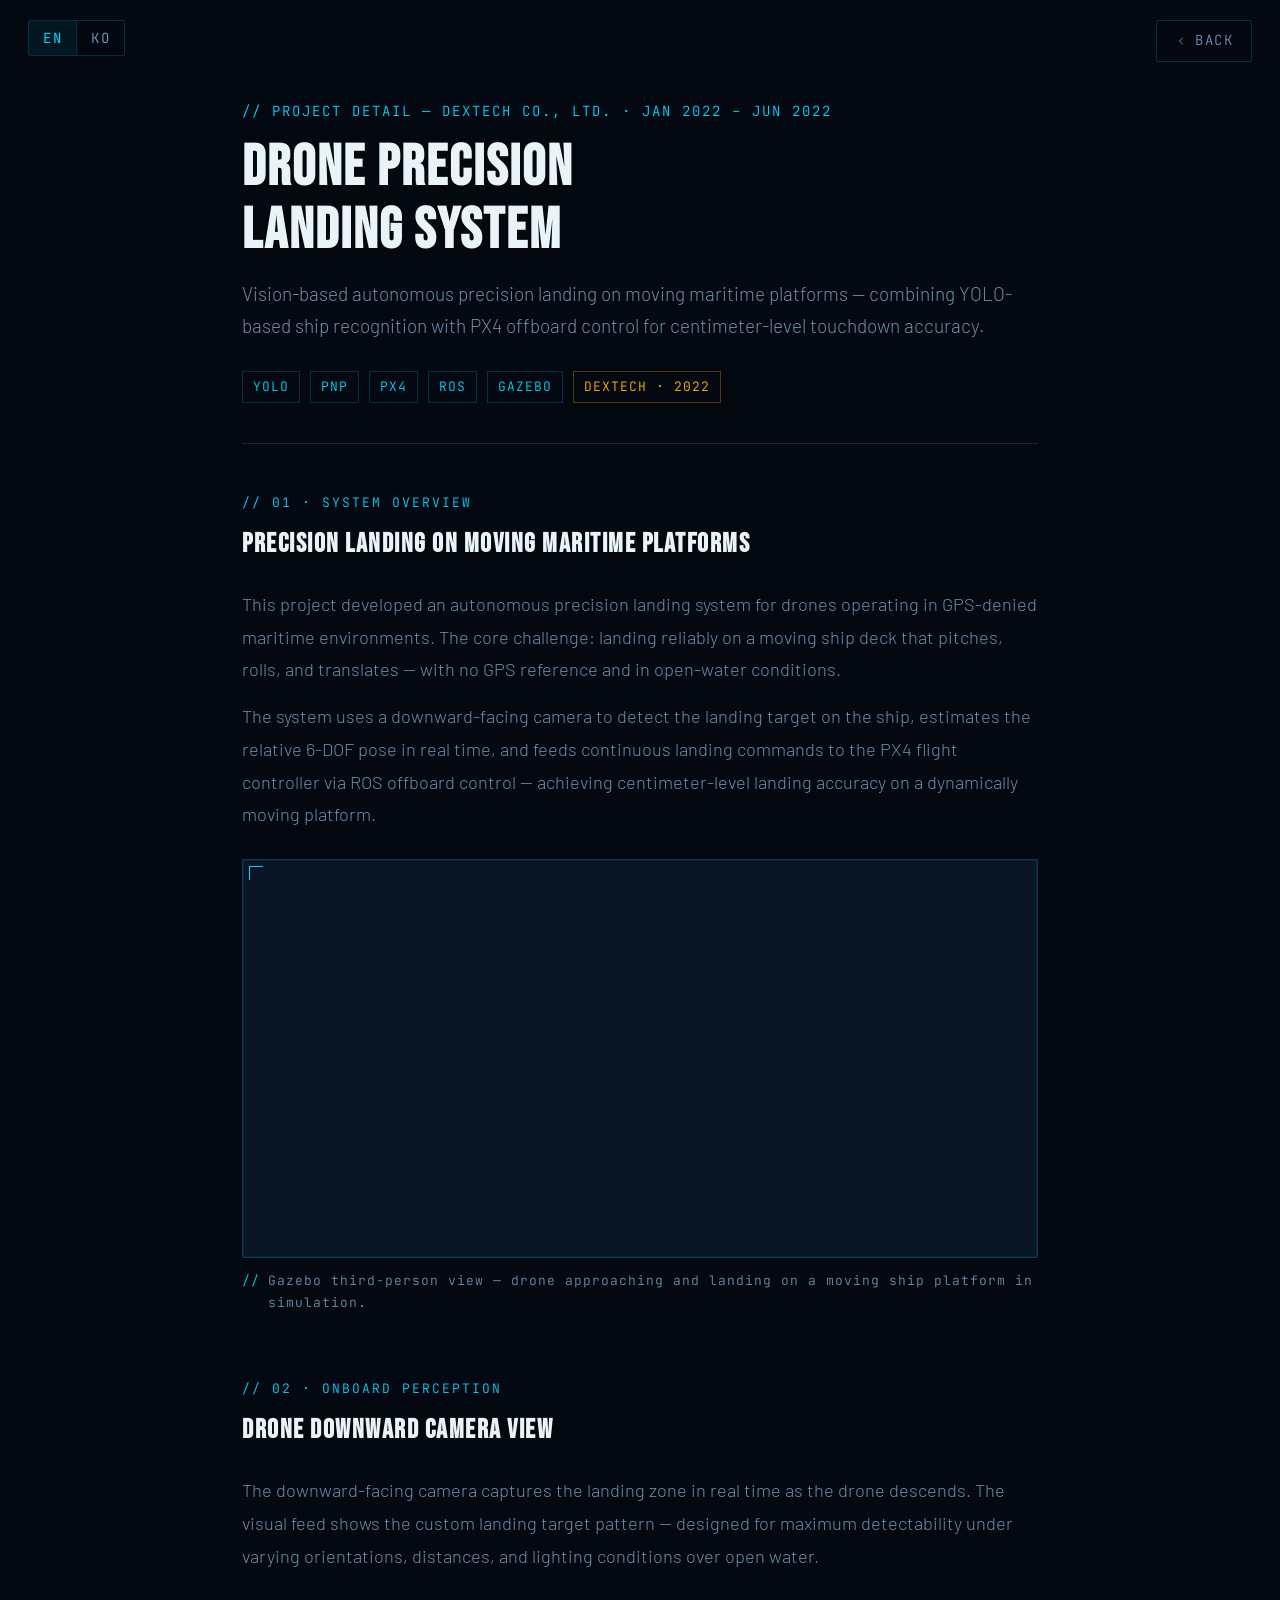
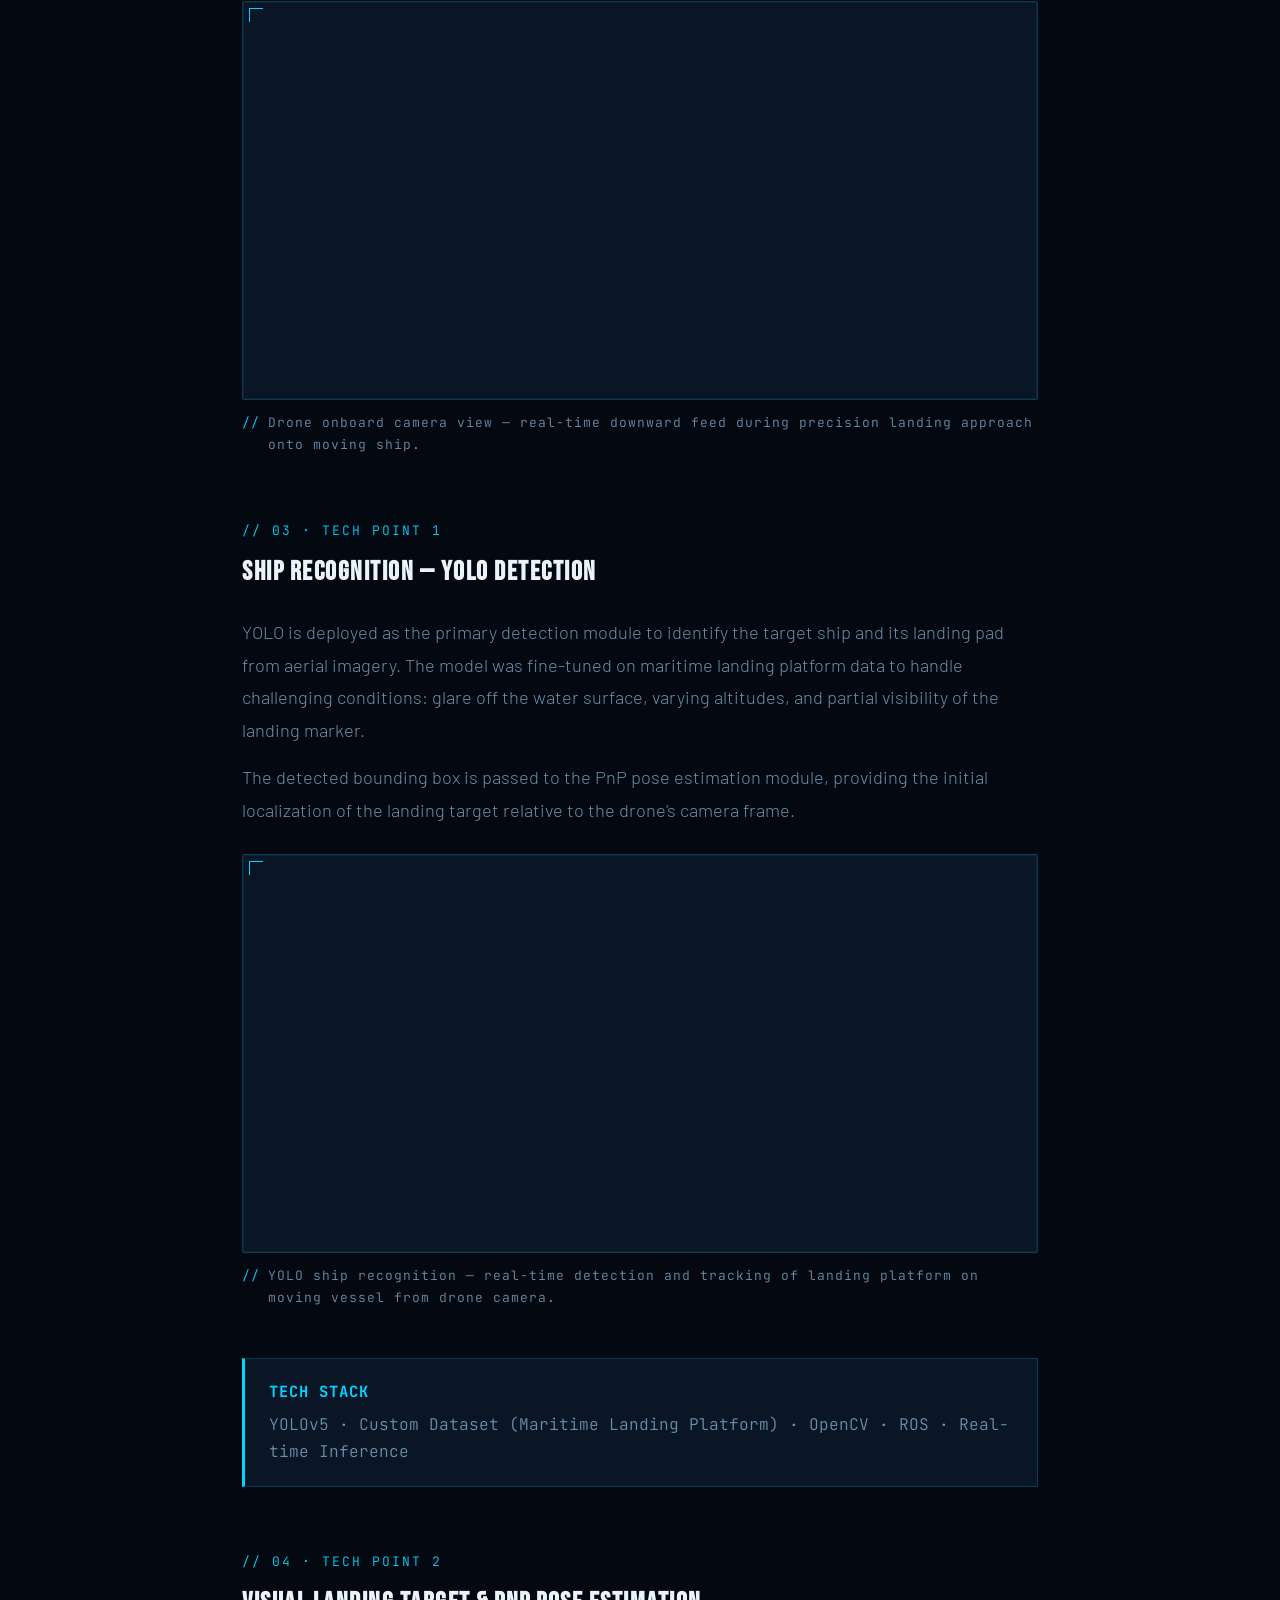
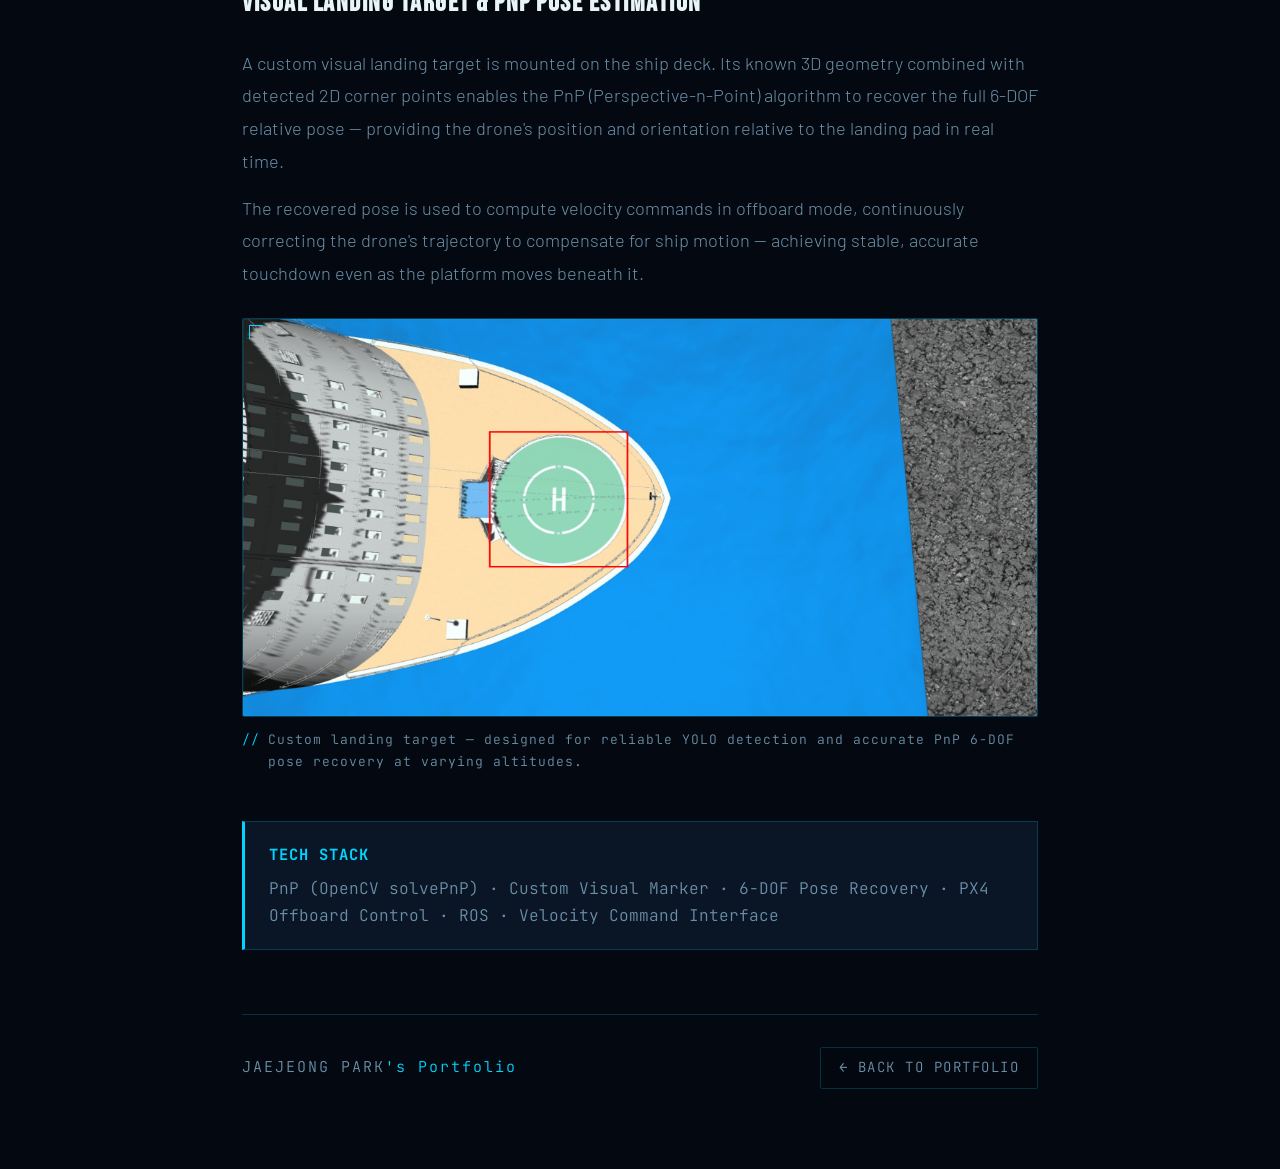
<file: projects/precision-landing.html>
<!DOCTYPE html>
<html lang="en">
<head>
  <meta charset="UTF-8" />
  <meta name="viewport" content="width=device-width, initial-scale=1.0" />
  <meta name="description" content="Drone Precision Landing — Jaejeong Park Project Detail" />
  <title>Drone Precision Landing — Jaejeong Park</title>

  <!-- Fonts -->
  <link rel="preconnect" href="https://fonts.googleapis.com" />
  <link rel="preconnect" href="https://fonts.gstatic.com" crossorigin />
  <link href="https://fonts.googleapis.com/css2?family=Bebas+Neue&family=JetBrains+Mono:ital,wght@0,300;0,400;0,500;0,600;0,700;1,300&family=Barlow:ital,wght@0,300;0,400;0,500;0,600;1,300;1,400&display=swap" rel="stylesheet" />

  <style>
    /* ── Variables ───────────────────────────────────────── */
    :root {
      --bg-primary:    #040810;
      --bg-secondary:  #070e1a;
      --bg-card:       #0a1525;
      --cyan:          #00D4FF;
      --amber:         #FFB300;
      --green:         #00FF88;
      --text-primary:  #E8F4F8;
      --text-secondary:#6B8FA8;
      --border:        rgba(0, 212, 255, 0.2);
      --border-hover:  rgba(0, 212, 255, 0.5);
      --font-display:  'Bebas Neue', sans-serif;
      --font-mono:     'JetBrains Mono', monospace;
      --font-body:     'Barlow', sans-serif;
      --transition:    0.3s ease;
      --content-max:   860px;
    }

    /* ── Reset ───────────────────────────────────────────── */
    *, *::before, *::after { box-sizing: border-box; margin: 0; padding: 0; }
    html { scroll-behavior: smooth; font-size: 16px; }
    body {
      background: var(--bg-primary);
      color: var(--text-primary);
      font-family: var(--font-body);
      font-weight: 300;
      line-height: 1.7;
      overflow-x: hidden;
    }
    a { color: var(--cyan); text-decoration: none; transition: color var(--transition); }
    a:hover { color: #fff; }
    img, video { max-width: 100%; display: block; }
    ::selection { background: rgba(0, 212, 255, 0.3); color: #fff; }
    ::-webkit-scrollbar { width: 4px; }
    ::-webkit-scrollbar-track { background: var(--bg-secondary); }
    ::-webkit-scrollbar-thumb { background: var(--cyan); border-radius: 2px; }

    /* ── Back Button (fixed) ─────────────────────────────── */
    .back-btn {
      position: fixed;
      top: 20px;
      right: 28px;
      z-index: 1000;
      display: flex;
      align-items: center;
      gap: 8px;
      padding: 8px 18px;
      background: rgba(4, 8, 16, 0.88);
      backdrop-filter: blur(12px);
      border: 1px solid var(--border);
      border-radius: 2px;
      font-family: var(--font-mono);
      font-size: 14px;
      color: var(--text-secondary);
      letter-spacing: 1.5px;
      text-transform: uppercase;
      cursor: pointer;
      transition: border-color var(--transition), color var(--transition), background var(--transition);
    }
    .back-btn:hover {
      border-color: var(--cyan);
      color: var(--cyan);
      background: rgba(0, 212, 255, 0.05);
    }
    .back-btn svg {
      width: 12px;
      height: 12px;
      fill: none;
      stroke: currentColor;
      stroke-width: 2;
      stroke-linecap: round;
      stroke-linejoin: round;
      flex-shrink: 0;
    }

    /* ── Page Wrapper ────────────────────────────────────── */
    .detail-page {
      max-width: var(--content-max);
      margin: 0 auto;
      padding: 100px 32px 80px;
    }

    /* ── Header ──────────────────────────────────────────── */
    .detail-label {
      font-family: var(--font-mono);
      font-size: 14px;
      color: var(--cyan);
      letter-spacing: 2px;
      text-transform: uppercase;
      margin-bottom: 12px;
    }
    .detail-title {
      font-family: var(--font-display);
      font-size: clamp(2.1875rem, 6vw, 3.5875rem);
      color: var(--text-primary);
      letter-spacing: 2px;
      line-height: 1.1;
      margin-bottom: 16px;
    }
    .detail-subtitle {
      font-family: var(--font-body);
      font-size: 1.1875rem;
      color: var(--text-secondary);
      margin-bottom: 28px;
    }
    .detail-meta {
      display: flex;
      flex-wrap: wrap;
      gap: 10px;
      margin-bottom: 40px;
    }
    .meta-tag {
      font-family: var(--font-mono);
      font-size: 13px;
      color: var(--cyan);
      border: 1px solid var(--border);
      padding: 4px 10px;
      letter-spacing: 1px;
      text-transform: uppercase;
    }
    .meta-tag.amber { color: var(--amber); border-color: rgba(255, 179, 0, 0.3); }
    .detail-divider {
      width: 100%;
      height: 1px;
      background: var(--border);
      margin-bottom: 48px;
    }

    /* ── Section ─────────────────────────────────────────── */
    .detail-section {
      margin-bottom: 64px;
    }
    .section-label {
      font-family: var(--font-mono);
      font-size: 13px;
      color: var(--cyan);
      letter-spacing: 2px;
      text-transform: uppercase;
      margin-bottom: 8px;
    }
    .section-heading {
      font-family: var(--font-display);
      font-size: 1.6875rem;
      color: var(--text-primary);
      letter-spacing: 1.5px;
      margin-bottom: 20px;
    }
    .section-body {
      color: var(--text-secondary);
      font-size: 1.1375rem;
      line-height: 1.8;
    }
    .section-body p + p { margin-top: 14px; }

    /* ── Media Block ─────────────────────────────────────── */
    .media-block {
      margin-bottom: 48px;
    }
    .media-block + .media-block { margin-top: 0; }

    .media-frame {
      position: relative;
      border: 1px solid var(--border);
      border-radius: 2px;
      overflow: hidden;
      background: var(--bg-card);
    }
    .media-frame::before {
      content: '';
      position: absolute;
      inset: 0;
      pointer-events: none;
      z-index: 1;
      box-shadow: inset 0 0 0 1px rgba(0, 212, 255, 0.08);
    }
    .media-frame video,
    .media-frame img {
      width: 100%;
      display: block;
    }

    /* HUD corner brackets */
    .media-frame::after {
      content: '';
      position: absolute;
      top: 6px; left: 6px;
      width: 14px; height: 14px;
      border-top: 1px solid var(--cyan);
      border-left: 1px solid var(--cyan);
      pointer-events: none;
      z-index: 2;
    }

    .media-caption {
      margin-top: 12px;
      font-family: var(--font-mono);
      font-size: 13px;
      color: var(--text-secondary);
      letter-spacing: 1px;
      display: flex;
      align-items: flex-start;
      gap: 8px;
    }
    .media-caption::before {
      content: '//';
      color: var(--cyan);
      flex-shrink: 0;
    }

    /* Two-column image grid */
    .media-grid-2 {
      display: grid;
      grid-template-columns: 1fr 1fr;
      gap: 16px;
    }

    /* ── Tech Highlight Box ───────────────────────────────── */
    .tech-highlight {
      background: var(--bg-card);
      border: 1px solid var(--border);
      border-left: 3px solid var(--cyan);
      padding: 20px 24px;
      margin-top: 24px;
      font-family: var(--font-mono);
      font-size: 1.0075rem;
      color: var(--text-secondary);
      line-height: 1.7;
    }
    .tech-highlight strong {
      color: var(--cyan);
      display: block;
      margin-bottom: 6px;
      font-size: 0.9675rem;
      letter-spacing: 1px;
      text-transform: uppercase;
    }

    /* ── Footer ──────────────────────────────────────────── */
    .detail-footer {
      border-top: 1px solid var(--border);
      padding-top: 32px;
      display: flex;
      align-items: center;
      justify-content: space-between;
      flex-wrap: wrap;
      gap: 16px;
    }
    .footer-logo {
      font-family: var(--font-mono);
      font-size: 15px;
      color: var(--text-secondary);
      letter-spacing: 2px;
    }
    .footer-logo span { color: var(--cyan); }

    /* ── Responsive ──────────────────────────────────────── */
    /* ── Language Toggle (fixed top-left) ────────────────── */
    .detail-lang {
      position: fixed;
      top: 20px;
      left: 28px;
      z-index: 1000;
      display: flex;
      align-items: stretch;
      background: rgba(4, 8, 16, 0.88);
      backdrop-filter: blur(12px);
      border: 1px solid var(--border);
      border-radius: 2px;
    }
    .detail-lang-btn {
      font-family: var(--font-mono);
      font-size: 14px;
      letter-spacing: 1.5px;
      color: var(--text-secondary);
      background: transparent;
      border: none;
      padding: 8px 14px;
      cursor: pointer;
      transition: color var(--transition), background var(--transition);
    }
    .detail-lang-btn.active { color: var(--cyan); background: rgba(0, 212, 255, 0.08); }
    .detail-lang-btn:hover { color: var(--cyan); }
    .detail-lang-divider { width: 1px; background: var(--border); }

    @media (max-width: 600px) {
      .detail-page { padding: 88px 20px 60px; }
      .media-grid-2 { grid-template-columns: 1fr; }
      .back-btn { right: 16px; top: 14px; }
      .detail-lang { left: 16px; top: 14px; }
    }
  </style>
  <style>body{opacity:0;transition:opacity .2s ease}</style>
</head>
<body>

  <!-- ── Language Toggle ────────────────────────────────── -->
  <div class="detail-lang" role="group" aria-label="Language selector">
    <button class="detail-lang-btn" data-lang="en">EN</button>
    <div class="detail-lang-divider"></div>
    <button class="detail-lang-btn" data-lang="ko">KO</button>
  </div>

  <!-- ── Back Button ─────────────────────────────────────── -->
  <a class="back-btn" href="../index.html#work" aria-label="Back to portfolio">
    <svg viewBox="0 0 24 24"><polyline points="15 18 9 12 15 6"/></svg>
    <span data-en="BACK" data-ko="돌아가기">BACK</span>
  </a>

  <!-- ── Page Content ────────────────────────────────────── -->
  <main class="detail-page">

    <!-- Header -->
    <p class="detail-label">// Project Detail — Dextech Co., Ltd. · Jan 2022 – Jun 2022</p>
    <h1 class="detail-title">Drone Precision<br>Landing System</h1>
    <p class="detail-subtitle"
       data-en="Vision-based autonomous precision landing on moving maritime platforms — combining YOLO-based ship recognition with PX4 offboard control for centimeter-level touchdown accuracy."
       data-ko="이동하는 해상 플랫폼 위 비전 기반 자율 정밀 착륙 — YOLO 선박 인식과 PX4 오프보드 제어를 결합하여 센티미터 수준의 착륙 정확도 달성.">
      Vision-based autonomous precision landing on moving maritime platforms — combining YOLO-based ship recognition with PX4 offboard control for centimeter-level touchdown accuracy.
    </p>
    <div class="detail-meta">
      <span class="meta-tag">YOLO</span>
      <span class="meta-tag">PnP</span>
      <span class="meta-tag">PX4</span>
      <span class="meta-tag">ROS</span>
      <span class="meta-tag">Gazebo</span>
      <span class="meta-tag amber">Dextech · 2022</span>
    </div>
    <div class="detail-divider"></div>

    <!-- ── Section 1: System Overview ─────────────────────── -->
    <div class="detail-section">
      <p class="section-label">// 01 · System Overview</p>
      <h2 class="section-heading"
          data-en="Precision Landing on Moving Maritime Platforms"
          data-ko="이동 해상 플랫폼 정밀 착륙 시스템">Precision Landing on Moving Maritime Platforms</h2>
      <div class="section-body">
        <p data-en="This project developed an autonomous precision landing system for drones operating in GPS-denied maritime environments. The core challenge: landing reliably on a moving ship deck that pitches, rolls, and translates — with no GPS reference and in open-water conditions."
           data-ko="이 프로젝트는 GPS가 불가능한 해상 환경에서 운용되는 드론의 자율 정밀 착륙 시스템을 개발했습니다. 핵심 도전 과제: GPS 기준점 없이 개방 수면 환경에서 피칭, 롤링, 이동하는 선박 갑판 위에 안정적으로 착륙하는 것.">
          This project developed an autonomous precision landing system for drones operating in GPS-denied maritime environments. The core challenge: landing reliably on a moving ship deck that pitches, rolls, and translates — with no GPS reference and in open-water conditions.
        </p>
        <p data-en="The system uses a downward-facing camera to detect the landing target on the ship, estimates the relative 6-DOF pose in real time, and feeds continuous landing commands to the PX4 flight controller via ROS offboard control — achieving centimeter-level landing accuracy on a dynamically moving platform."
           data-ko="시스템은 하방 카메라를 사용하여 선박의 착륙 목표물을 탐지하고, 실시간으로 상대 6-DOF 자세를 추정하며, ROS 오프보드 제어를 통해 PX4 비행 컨트롤러에 지속적인 착륙 명령을 전송하여 동적으로 이동하는 플랫폼 위에서 센티미터 수준의 착륙 정확도를 달성합니다.">
          The system uses a downward-facing camera to detect the landing target on the ship, estimates the relative 6-DOF pose in real time, and feeds continuous landing commands to the PX4 flight controller via ROS offboard control — achieving centimeter-level landing accuracy on a dynamically moving platform.
        </p>
      </div>

      <div class="media-block" style="margin-top: 28px;">
        <div class="media-frame">
          <video src="../assets/projects/precision-landing/01 - gazebo시점_small.mp4"
                 autoplay muted loop playsinline preload="metadata"></video>
        </div>
        <p class="media-caption"
           data-en="Gazebo third-person view — drone approaching and landing on a moving ship platform in simulation."
           data-ko="Gazebo 3인칭 시점 — 시뮬레이션에서 이동하는 선박 플랫폼에 접근하여 착륙하는 드론.">
          Gazebo third-person view — drone approaching and landing on a moving ship platform in simulation.
        </p>
      </div>
    </div>

    <!-- ── Section 2: Drone Camera View ────────────────────── -->
    <div class="detail-section">
      <p class="section-label">// 02 · Onboard Perception</p>
      <h2 class="section-heading"
          data-en="Drone Downward Camera View"
          data-ko="드론 하방 카메라 시점">Drone Downward Camera View</h2>
      <div class="section-body">
        <p data-en="The downward-facing camera captures the landing zone in real time as the drone descends. The visual feed shows the custom landing target pattern — designed for maximum detectability under varying orientations, distances, and lighting conditions over open water."
           data-ko="하방 카메라는 드론이 하강하는 동안 실시간으로 착륙 구역을 촬영합니다. 비주얼 피드는 커스텀 착륙 타겟 패턴을 보여주며, 이 패턴은 개방 수면 위의 다양한 방향, 거리, 조명 조건에서 최대 탐지성을 위해 설계되었습니다.">
          The downward-facing camera captures the landing zone in real time as the drone descends. The visual feed shows the custom landing target pattern — designed for maximum detectability under varying orientations, distances, and lighting conditions over open water.
        </p>
      </div>

      <div class="media-block" style="margin-top: 28px;">
        <div class="media-frame">
          <video src="../assets/projects/precision-landing/02 - 드론시점_small.mp4"
                 autoplay muted loop playsinline preload="metadata"></video>
        </div>
        <p class="media-caption"
           data-en="Drone onboard camera view — real-time downward feed during precision landing approach onto moving ship."
           data-ko="드론 탑재 카메라 시점 — 이동 선박 위 정밀 착륙 접근 중 실시간 하방 영상.">
          Drone onboard camera view — real-time downward feed during precision landing approach onto moving ship.
        </p>
      </div>
    </div>

    <!-- ── Section 3: Ship Recognition ─────────────────────── -->
    <div class="detail-section">
      <p class="section-label">// 03 · Tech Point 1</p>
      <h2 class="section-heading"
          data-en="Ship Recognition — YOLO Detection"
          data-ko="선박 인식 — YOLO 탐지">Ship Recognition — YOLO Detection</h2>
      <div class="section-body">
        <p data-en="YOLO is deployed as the primary detection module to identify the target ship and its landing pad from aerial imagery. The model was fine-tuned on maritime landing platform data to handle challenging conditions: glare off the water surface, varying altitudes, and partial visibility of the landing marker."
           data-ko="YOLO가 항공 영상에서 목표 선박과 착륙 패드를 식별하는 주 탐지 모듈로 배포됩니다. 모델은 해상 착륙 플랫폼 데이터로 미세 조정되어 어려운 조건을 처리합니다: 수면 반사, 다양한 고도, 착륙 마커의 부분 가시성.">
          YOLO is deployed as the primary detection module to identify the target ship and its landing pad from aerial imagery. The model was fine-tuned on maritime landing platform data to handle challenging conditions: glare off the water surface, varying altitudes, and partial visibility of the landing marker.
        </p>
        <p data-en="The detected bounding box is passed to the PnP pose estimation module, providing the initial localization of the landing target relative to the drone's camera frame."
           data-ko="탐지된 바운딩 박스는 PnP 자세 추정 모듈로 전달되어 드론 카메라 프레임 기준 착륙 목표물의 초기 위치를 제공합니다.">
          The detected bounding box is passed to the PnP pose estimation module, providing the initial localization of the landing target relative to the drone's camera frame.
        </p>
      </div>

      <div class="media-block" style="margin-top: 28px;">
        <div class="media-frame">
          <video src="../assets/projects/precision-landing/03 - ship_recognition small.mkv"
                 autoplay muted loop playsinline preload="metadata"></video>
        </div>
        <p class="media-caption"
           data-en="YOLO ship recognition — real-time detection and tracking of landing platform on moving vessel from drone camera."
           data-ko="YOLO 선박 인식 — 드론 카메라에서 이동 선박 위 착륙 플랫폼의 실시간 탐지 및 추적.">
          YOLO ship recognition — real-time detection and tracking of landing platform on moving vessel from drone camera.
        </p>
      </div>

      <div class="tech-highlight">
        <strong>Tech Stack</strong>
        YOLOv5 · Custom Dataset (Maritime Landing Platform) · OpenCV · ROS · Real-time Inference
      </div>
    </div>

    <!-- ── Section 4: Landing Target & PnP Pose Estimation ─── -->
    <div class="detail-section">
      <p class="section-label">// 04 · Tech Point 2</p>
      <h2 class="section-heading"
          data-en="Visual Landing Target & PnP Pose Estimation"
          data-ko="시각 착륙 타겟 및 PnP 자세 추정">Visual Landing Target & PnP Pose Estimation</h2>
      <div class="section-body">
        <p data-en="A custom visual landing target is mounted on the ship deck. Its known 3D geometry combined with detected 2D corner points enables the PnP (Perspective-n-Point) algorithm to recover the full 6-DOF relative pose — providing the drone's position and orientation relative to the landing pad in real time."
           data-ko="선박 갑판에 커스텀 시각 착륙 타겟이 장착됩니다. 알려진 3D 지오메트리와 탐지된 2D 코너 포인트를 결합하여 PnP(Perspective-n-Point) 알고리즘이 완전한 6-DOF 상대 자세를 복원합니다 — 실시간으로 착륙 패드 기준 드론의 위치와 방향을 제공합니다.">
          A custom visual landing target is mounted on the ship deck. Its known 3D geometry combined with detected 2D corner points enables the PnP (Perspective-n-Point) algorithm to recover the full 6-DOF relative pose — providing the drone's position and orientation relative to the landing pad in real time.
        </p>
        <p data-en="The recovered pose is used to compute velocity commands in offboard mode, continuously correcting the drone's trajectory to compensate for ship motion — achieving stable, accurate touchdown even as the platform moves beneath it."
           data-ko="복원된 자세는 오프보드 모드에서 속도 명령을 계산하는 데 사용되며, 선박 움직임을 보상하기 위해 드론의 궤적을 지속적으로 수정합니다 — 플랫폼이 아래에서 이동하는 동안에도 안정적이고 정확한 착지를 달성합니다.">
          The recovered pose is used to compute velocity commands in offboard mode, continuously correcting the drone's trajectory to compensate for ship motion — achieving stable, accurate touchdown even as the platform moves beneath it.
        </p>
      </div>

      <div class="media-block" style="margin-top: 28px;">
        <div class="media-frame">
          <img src="../assets/projects/precision-landing/landing_target.png"
               alt="Custom visual landing target pattern for PnP pose estimation" />
        </div>
        <p class="media-caption"
           data-en="Custom landing target — designed for reliable YOLO detection and accurate PnP 6-DOF pose recovery at varying altitudes."
           data-ko="커스텀 착륙 타겟 — 다양한 고도에서 신뢰할 수 있는 YOLO 탐지와 정확한 PnP 6-DOF 자세 복원을 위해 설계.">
          Custom landing target — designed for reliable YOLO detection and accurate PnP 6-DOF pose recovery at varying altitudes.
        </p>
      </div>

      <div class="tech-highlight">
        <strong>Tech Stack</strong>
        PnP (OpenCV solvePnP) · Custom Visual Marker · 6-DOF Pose Recovery · PX4 Offboard Control · ROS · Velocity Command Interface
      </div>
    </div>

    <!-- ── Footer ───────────────────────────────────────────── -->
    <div class="detail-footer">
      <span class="footer-logo">JAEJEONG PARK<span>'s Portfolio</span></span>
      <a class="back-btn" href="../index.html#work" style="position:static;"
         data-en="← BACK TO PORTFOLIO" data-ko="← 포트폴리오로">← BACK TO PORTFOLIO</a>
    </div>

  </main>

  <script>
    (function () {
      function applyLang(l) {
        localStorage.setItem('lang', l);
        document.querySelectorAll('[data-en],[data-ko]').forEach(function(el) {
          var val = el.getAttribute('data-' + l);
          if (!val) return;
          if (/<[a-z]/i.test(val)) { el.innerHTML = val; } else { el.textContent = val; }
        });
        document.querySelectorAll('.detail-lang-btn').forEach(function(btn) {
          btn.classList.toggle('active', btn.getAttribute('data-lang') === l);
        });
      }
      document.querySelectorAll('.detail-lang-btn').forEach(function(btn) {
        btn.addEventListener('click', function() { applyLang(btn.getAttribute('data-lang')); });
      });
      applyLang(localStorage.getItem('lang') || 'en');
      document.body.style.opacity = '1';
    })();
  </script>
</body>
</html>
</file>
